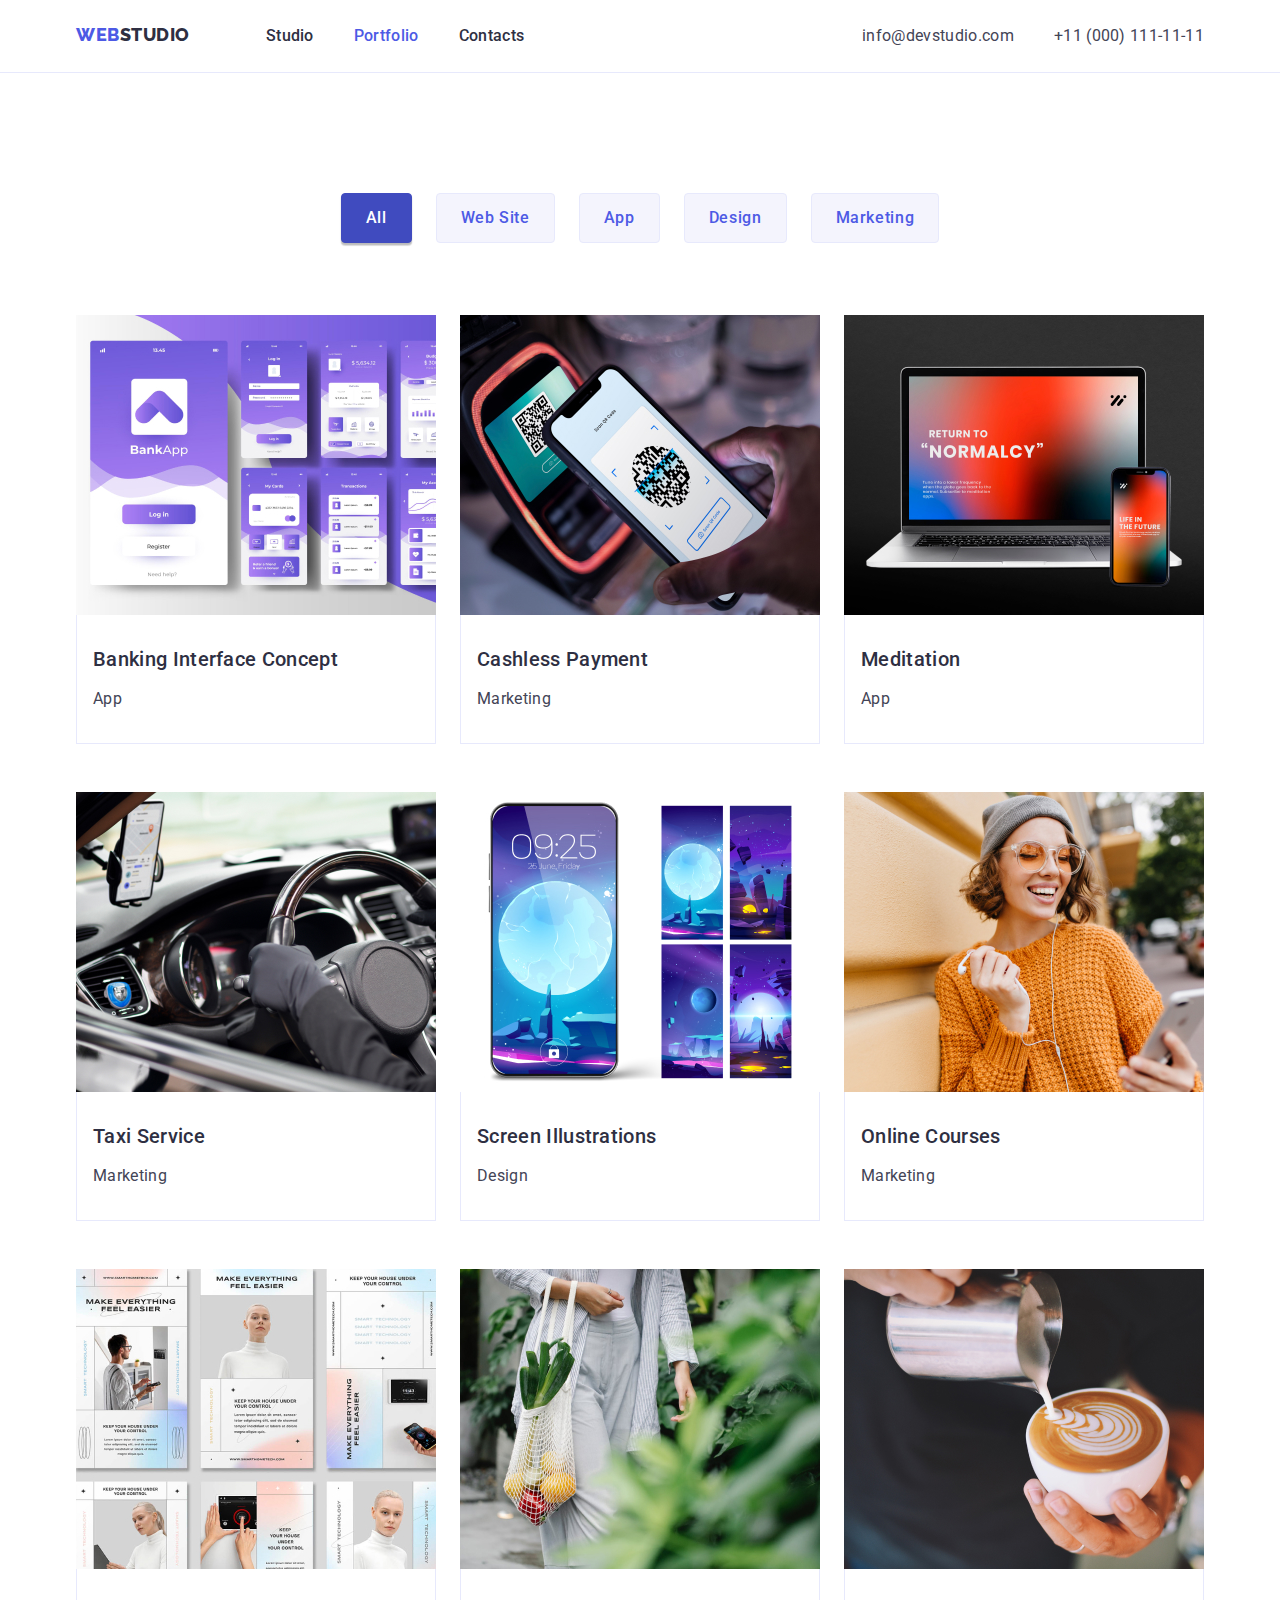
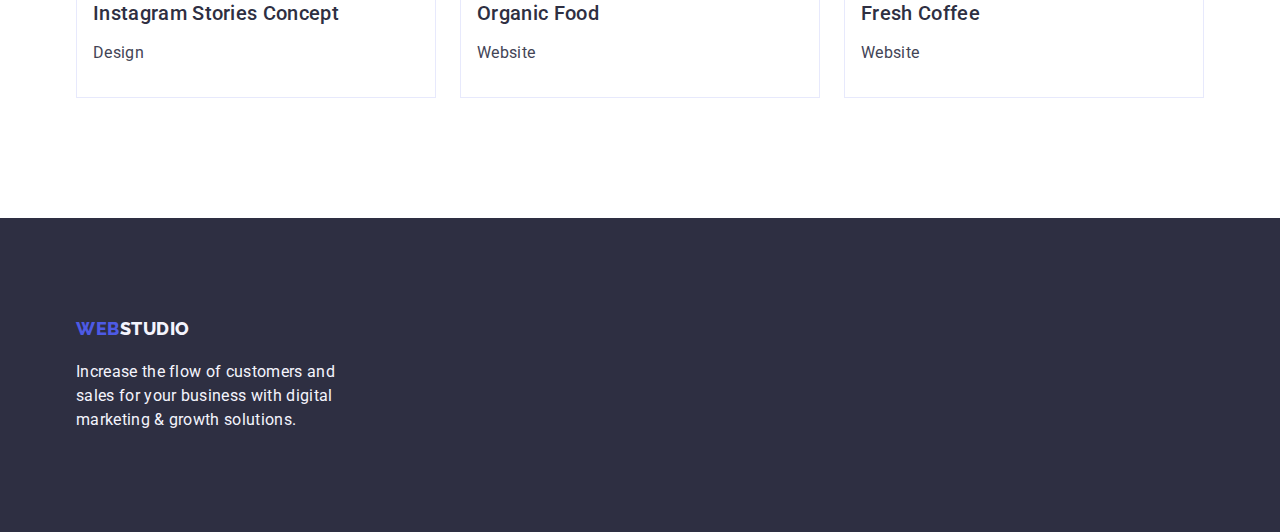
<file: portfolio.html>
<!DOCTYPE html>
<html lang="en">
  <head>
    <meta charset="UTF-8" />
    <meta name="viewport" content="width=device-width, initial-scale=1.0" />
    <title>Homework-03</title>
      <link
      rel="stylesheet"
      href="https://cdnjs.cloudflare.com/ajax/libs/modern-normalize/1.0.0/modern-normalize.min.css"
    />
    <link rel="stylesheet" href="./css/styles.css">
    <link rel="preconnect" href="https://fonts.googleapis.com" />
    <link rel="preconnect" href="https://fonts.gstatic.com" crossorigin />
    <link
      href="https://fonts.googleapis.com/css2?family=Raleway:ital,wght@0,800;1,800&family=Roboto:ital,wght@0,400;0,500;0,700;0,900;1,400;1,500;1,700;1,900&display=swap"
      rel="stylesheet"
    />
  </head>
  <body>
  <header class="header">
    <div class="container header-container">
    <nav class="header-navigation">
       <a href="./index.html" class="logo-web link">
      <span class="logo-studio-white">WEB</span><span class="studio-header">STUDIO</span>
    </a>
      <ul class="header-address list">
        <li class="header-menu-item">
          <a class=" header-link link  link" href="./index.html">Studio</a>
        </li>
        <li class="header-minu-item">
          <a class="header-link current-page  link" href="./portfolio.html">Portfolio</a>
        </li>
        <li class="header-menu-item">
          <a class="header-link link" href="./Contacts">Contacts</a>
        </li>
      </ul>
    </nav>
    <ul class="hero-address list">
      <li class="header-address-item">
        <a class="header-address-link link" href="mailto:info@devstudio.com">info@devstudio.com</a>
      </li>
      <li class="header-address-item">
        <a class="header-address-link link" href="tel+110001111111">+11 (000) 111-11-11</a>
      </li>
    </ul>
  </div>
  </header>
    <main>
      <section class="section">
        <div class="container button-container">
        <ul class="filter-list list">
        <!-- <ul class="project-list list"> -->
            <li ><button type="button" class="button-filter-active button-filter">All</button></li>
            <li ><button type="button" class="button-filter">Web Site</button></li>
            <li ><button type="button" class="button-filter">App</button></li>
            <li ><button type="button" class="button-filter">Design</button></li>
            <li ><button type="button" class="button-filter">Marketing</button></li>
        </ul> 
        <ul class="project-list list">
          <li class="project-item">
            <img
              src="./images/portfolio-1.jpg"
              alt="Banking Interface Concept"
              width="360"
            />
        <div class="project-text-wrapper">
          <h3 class="project-title">Banking Interface Concept</h3>
            <p class="project-discription">App</p>
            </div>
          </li>
          
          <li class="project-item">
            <img
              src="./images/portfolio-2.jpg"
              alt="Cashless Payment"
              width="360"
            />
        <div class="project-text-wrapper">
          <h3 class="project-title ">Cashless Payment</h3>
           <p class="project-discription">Marketing</p>
            </div>
          </li>
          <li class="project-item" >
            <img src="./images/portfolio-3.jpg" alt="Meditation" width="360" />
        <div class="project-text-wrapper">
          <h3 class="project-title">Meditation</h3>
            <p class="project-discription">App</p>
            </div>
          </li>
        <!-- </ul>  -->
      <!-- </section> -->
      <!-- <section class="section section-no-top-padding"> -->
    
        <!-- <ul class="project-list list"> -->
          <li class="project-item">
           <img src="./images/portfolio-4.jpg" alt="Taxi Service" width="360" />
        <div class="project-text-wrapper" >
          <h3 class="project-title">Taxi Service</h3>
            <p class="project-discription">Marketing</p>
        </div>
          </li>
          <li class="project-item">
            <img
              src="./images/portfolio-5.jpg"
              alt="Screen Illustrations"
              width="360"/>
              <div class="project-text-wrapper">
            <h3 class="project-title">Screen Illustrations</h3>
            <p class="project-discription">Design</p>
            </div>
          </li>
          <li class="project-item">
            <img src="./images/portfolio-6.jpg" alt="Online Courses" width="360" />
        <div class="project-text-wrapper">
            <h3 class="project-title ">Online Courses</h3>
            <p class="project-discription">Marketing</p>
        </div>
          </li>
        <!-- </ul> -->
      <!-- </div> -->
    <!-- </section> -->
    <!-- <section class="section  section-no-top-padding"> -->
      
     <!-- <ul class="project-list list">  -->
          <li class="project-item">
            <img src="./images/portfolio-7.jpg"
              alt="Instagram Stories Concept"
              width="360"
            />
      <div class="project-text-wrapper">
          <h3 class="project-title">Instagram Stories Concept</h3>
            <p class="project-discription">Design</p>
      </div>
          </li>
          <li class="project-item">
            <img src="./images/portfolio-8.jpg" alt="Organic Food" width="360" />
            <div class="project-text-wrapper">
            <h3 class="project-title ">Organic Food</h3>
            <p class="project-discription">Website</p>
            </div>
          </li>
          <li class="project-item">
            <img
            src="./images/portfolio-9.jpg"
            alt="Fresh Coffee"
            width="360"/>
            <div class="project-text-wrapper">
            <h3 class="project-title ">Fresh Coffee</h3>
            <p class="project-discription">Website</p>
            </div>
          </li>
         </ul>
       </section>         
      </div>
    <!-- </section> -->
    <!-- <section class="section"> -->
        <!-- <div class="container"> -->
        
    </main>
<footer class="footer">
  <div class="container">
  <a href="./index.html" class="logo-web link">
      <span class="logo-studio-web">WEB</span><span class="studio">STUDIO</span></a>
    <p class="footer-text text">Increase the flow of customers and <br>sales for your business with
      digital</br>marketing & growth solutions.
    </p>
  </div>
    </footer>
  </body>
</html>
</file>
<file: css/styles.css>
:root {
  --cloud: #f4f4fd;
  --white: #ffffff;
  --navyblue: #2e2f42;
  --iris: #4d5ae5;
  --ocean: #404bbf;
  --cornflower: #e7e9fc;
  --slate: hsl(237, 12%, 30%);
}
body {
  font-family: Roboto;
  color: #434455;
  font-size: 16px;
  font-style: normal;
  font-weight: 400;
  line-height: 24px;
  letter-spacing: 0.32px;
}
img {
  display: block;
  max-width: 100%;
  height: auto;
}
h1,
h2,
h3,
h4,
h5,
h6,
p,
ul {
  margin: 0;
  padding: 0;
}
.header {
  border-bottom: 1px solid var(--CORNFLOWER, #e7e9fc);
}
.header-container {
  display: flex;
  align-items: center;
  justify-content: space-between;
  /* margin-right: 76px;
  width: 1158px;
  height: 72px; */
}
.header-navigation {
  /* padding-top: 24px;
  padding-bottom: 24px;
  height: 72px; */
  /* background: var(--white, #fff); */
  display: flex;
  align-items: center;
  /* justify-content: center; */
  /* margin-left: 156px; */
}

.list {
  list-style: none;
}

.header-menu-item {
  text-decoration: none;
  /* display: flex; */
  /* justify-content: space-between; */
  /* margin-left: 40px; */
  /* margin-right: 156px; */
}

.link {
  text-decoration: none;
  color: inherit;
}
.link:hover,
.link:focus {
  color: var(--ocean);
}

.studio-header {
  color: var(--navyblue);
  font-family: Raleway;
  font-size: 18px;
  font-style: normal;
  font-weight: 800;
  line-height: 21px;
  letter-spacing: 0.54px;
  text-transform: uppercase;
}

.logo-studio-white {
  color: var(--iris, #4d5ae5);
  font-family: Raleway;
  font-size: 18px;
  font-weight: 800;
  font-style: normal;
  line-height: 21px;
  letter-spacing: 0.54px;
  text-transform: uppercase;
  /* margin-left: 156px; */
}

.header-logo {
  /* margin-left: 156px; */
  color: var(--iris, #4d5ae5);
  font-family: Raleway;
  font-size: 18px;
  font-weight: 800;
  line-height: 21px; /* 116.667% */
  letter-spacing: 0.54px;
  text-transform: uppercase;
  /* studio */

  color: var(--navyblue, #2e2f42);
  font-family: Raleway;
  font-size: 18px;
  font-style: normal;
  font-weight: 800;
  line-height: 21px; /* 116.667% */
  letter-spacing: 0.54px;
  text-transform: uppercase;
}
/* menu tab */
/* .header-navigation {
  display: flex;
  align-items: flex-start;
} */

.header-link {
  color: var(--navyblue, #2e2f42);
  font-size: 16px;
  font-weight: 500;
  line-height: 24px; /* 150% */
  letter-spacing: 0.32px;
  display: block;
  padding: 24px 0;
}
.current-page {
  color: var(--iris);
}
.hero {
  /* flex-shrink: 0; */
  /* display: flex; */
  /* align-items: center; */
  /* gap: 48px; */
  padding: 188px 0;
  background: var(--navyblue, #2e2f42);
}
.hero-container {
  /* width: 1440px;
  height: 600px;
  flex-shrink: 0; */
  display: flex;
  align-items: center;
  justify-content: center;
  flex-direction: column;
  gap: 48px;
}
.hero-title {
  display: flex;
  text-align: center;
  justify-content: space-between;

  color: var(--white, #fff);
  /* text-align: center; */
  /* padding-bottom: 24px; */
  font-size: 56px;
  font-weight: 700;
  line-height: 60px;
  letter-spacing: 1.12px;
}
.hero-link {
  color: var(--slate, #434455);
  font-size: 16px;
  font-weight: 400;
  line-height: 24px; /* 150% */
  letter-spacing: 0.32px;
}
.hero-address {
  display: flex;
  justify-content: center;
  gap: 40px;
  /* margin-left: 332px;
  margin-right: 156px; */
}
.header-address {
  display: flex;
  justify-content: center;
  gap: 40px;
  margin-left: 76px;
}
.header-address-item {
  color: var(--slate, #434455);
  font-size: 16px;
  font-weight: 400;
  line-height: 24px; /* 150% */
  letter-spacing: 0.32px;
}
.header-address-link {
  /* gap: 40px; */
  color: var(--slate, #434455);
  font-size: 16px;
  font-weight: 400;
  line-height: 24px; /* 150% */
  letter-spacing: 0.32px;
  display: flex;
  padding: 24px 0;
}

.button-filter {
  display: flex;
  padding: 12px 24px;
  justify-content: center;
  /* align-items: center; */
  border-radius: 4px;
  border: 1px solid var(--cornflower);
  background: var(--cloud);
  color: var(--iris);
  font-size: 16px;
  font-family: inherit;
  font-weight: 500;
  line-height: 24px;
  letter-spacing: 0.64px;
  cursor: pointer;
}
.filter-list {
  display: flex;
  justify-content: center;
  gap: 24px;
  margin-bottom: 72px;
}
.button-filter:hover {
  background-color: var(--ocean);
  cursor: pointer;
  color: var(--white);
  border: 1px solid var(--ocean);
}
.button-filter-active {
  background: var(--ocean);
  color: var(--white);
  border: 1px solid var(--ocean);
  box-shadow: 0px 2px 2px 0px rgba(0, 0, 0, 0.12),
    0px 2px 1px 0px rgba(0, 0, 0, 0.08), 0px 3px 1px 0px rgba(0, 0, 0, 0.1);
}

.hero-button {
  padding: 16px 32px;
  /* gap: 10px; */
  font-family: inherit;
  font-weight: 500;
  border-radius: 4px;
  cursor: pointer;
  background: var(--iris, #4d5ae5);
  border: 2px solid var(--navyblue);
  color: var(--white);
}
.hero-button:hover {
  background-color: var(--ocean);
}
.meaning-list {
  /* padding-top: 120px; */
  display: flex;
  /* margin-left: 156px;
  margin-right: 156px; */
  gap: 20px;
}
.meaning-item {
  display: flex;
  flex-direction: column;
  /* align-items: flex-start; */
  gap: 8px;
  /* display: flex; */
}
.meaning-title {
  font-size: 20px;
  font-weight: 500;
  line-height: 24px; /* 120% */
  letter-spacing: 0.4px;
}
.meaning-bottom-text {
  font-size: 16px;
  font-family: Roboto;
  font-weight: 400;
  line-height: 24px; /* 150% */
  letter-spacing: 0.32px;
}
.section {
  padding: 120px 0;
}

.section-no-top-padding {
  padding-top: 0;
}

.section-title {
  /* display: flex;
  justify-content: center;
  padding-top: 120px; */
  text-align: center;
  margin-bottom: 72px;
  font-size: 36px;
  font-weight: 700;
  line-height: 40px; /* 111.111% */
  letter-spacing: 0.72px;
  text-transform: capitalize;
  color: var(--navyblue, #2e2f42);
}
.project-text-wrapper {
  padding: 32px 16px;
  border: 1px solid var(--CORNFLOWER, #e7e9fc);
  border-top: none;
}

/* section#1 */
.project-title {
  /* padding-top: 32px;
  gap: 16px; */
  font-size: 20px;
  font-weight: 500;
  color: var(--navyblue, #2e2f42);
  line-height: 24px; /* 120%
  letter-spacing: 0.4px; */
}
.project-discription {
  /* padding-bottom: 80px; */
  color: var(--slate, #434455);
  margin-top: 16px;
  font-weight: 400;
  line-height: 24px; /* 150% */
  letter-spacing: 0.32px;
}

.about-title {
  color: var(--navyblue, #2e2f42);
  text-align: center;
  font-size: 36px;
  font-weight: 700;
  line-height: 40px; /* 111.111% */
  letter-spacing: 0.72px;
  text-transform: capitalize;
}
.what-we-do {
  display: flex;
  justify-content: center;
  gap: 24px;
  /* padding-bottom: 120px; */
}
.what-we-do-item {
  width: 360px;
  height: 300px;
  border: 1px solid var(--cornflower, #e7e9fc);
  background: url(<path-to-image>),
    lightgray -72.845px -19px / 144.444% 112.667% no-repeat;
}
.section-grey {
  background: var(--CLOUD, #f4f4fd);
}

.team-list {
  display: flex;
  gap: 24px;
  justify-content: center;
  /* padding-bottom: 120px; */
}
.team-item {
  border-radius: 0px 0px 4px 4px;
  background: var(--WHITE, #fff);
  box-shadow: 0px 2px 1px 0px rgba(46, 47, 66, 0.08),
    0px 1px 1px 0px rgba(46, 47, 66, 0.16),
    0px 1px 6px 0px rgba(46, 47, 66, 0.08);
}
.team-title {
  display: flex;
  justify-content: center;
  padding-top: 32px;
  padding-bottom: 8px;
  color: var(--navyblue, #2e2f42);
  font-size: 20px;
  font-weight: 500;
  line-height: 24px; /* 120% */
  letter-spacing: 0.4px;
}
.team-position {
  display: flex;
  justify-content: center;
  padding-bottom: 32px;
  font-size: 16px;
  font-style: normal;
  font-weight: 400;
  line-height: 24px; /* 150% */
  letter-spacing: 0.32px;

  color: var(--slate, #434455);
}
/* .project-list-list {
  display: inline-flex;

  flex-direction: column;
} */
.footer {
  padding: 100px 0;
  /* flex-shrink: 0; */
  background: var(--navyblue, #2e2f42);
}

.logo-studio-web {
  color: var(--iris, #4d5ae5);
  font-family: Raleway;
  font-size: 18px;
  font-weight: 800;
  line-height: 21px;
  letter-spacing: 0.54px;
  text-transform: uppercase;
  /* margin-left: 156px; */
}
.studio {
  color: var(--cloud, #f4f4fd);
  font-family: Raleway;
  font-size: 18px;
  font-weight: 800;
  line-height: 21px;
  letter-spacing: 0.54px;
  text-transform: uppercase;
}

.footer-text {
  display: flex;
  /* justify-content: center; */
  /* margin-left: 156px;
  margin-bottom: 100px; */
  margin-top: 17.5px;
  /* width: 264px; */
  /* margin-right: 120px; */
  color: var(--cloud, #f4f4fd);
  font-size: 16px;
  font-weight: 400;
  line-height: 24px;
  letter-spacing: 0.32px;
}
.button-container {
  display: flex;
  flex-direction: column;
  /* justify-content: center;
  margin-right: 427px;
  margin-left: 427px;
  padding-top: 132px;
  padding-bottom: 84px; */
}
.container {
  width: 1158px;
  padding: 0 15px;
  margin: 0 auto;
}
.project-container {
  display: flex;
  align-items: center;
}
/* .section-container {
  display: flex;
  justify-content: center;
} */

.project-list {
  display: flex;
  flex-wrap: wrap;
  justify-content: center;
  gap: 48px 24px;
}
.project-item {
  background: var(--WHITE, #fff);
}
</file>
